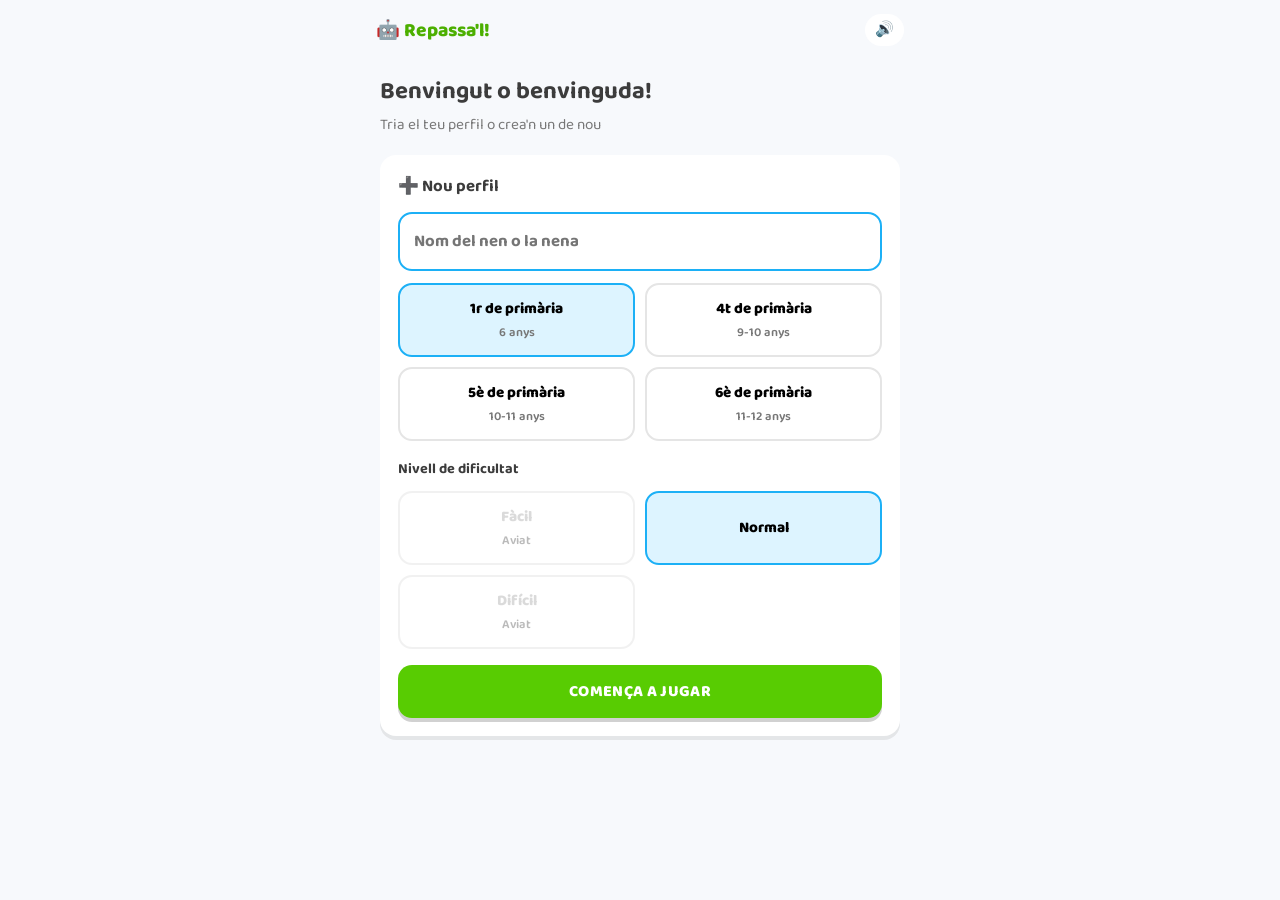
<file: index.html>
<!DOCTYPE html>
<html lang="ca">
<head>
<meta charset="UTF-8">
<meta name="viewport" content="width=device-width, initial-scale=1.0, maximum-scale=1.0">
<title>Repassa'l! · Educació Primària</title>
<meta name="description" content="Repassa el currículum de primària jugant: tria el teu perfil i el teu curs.">
<link rel="icon" href="data:image/svg+xml,<svg xmlns=%22http://www.w3.org/2000/svg%22 viewBox=%220 0 100 100%22><text y=%22.9em%22 font-size=%2290%22>🤖</text></svg>">
<link rel="preconnect" href="https://fonts.googleapis.com">
<link rel="preconnect" href="https://fonts.gstatic.com" crossorigin>
<link href="https://fonts.googleapis.com/css2?family=Baloo+2:wght@500;600;700;800&display=swap" rel="stylesheet">
<link rel="stylesheet" href="style.css">
</head>
<body>

<div id="app"></div>

<script src="data/questions.js"></script>
<script src="data/meta.js"></script>
<script src="app.js"></script>
</body>
</html>
</file>
<file: style.css>
:root {
  --bg: #f7f9fc;
  --card: #ffffff;
  --ink: #3c3c3c;
  --ink-light: #777;
  --border: #e5e5e5;
  --green: #58cc02;
  --green-dark: #4caf00;
  --blue: #1cb0f6;
  --red: #ff4b4b;
  --yellow: #ffc800;
  --purple: #ce82ff;
  --orange: #ff9600;
  --radius: 16px;
  --shadow: 0 4px 0 rgba(0,0,0,0.08);
  font-size: 16px;
}

* { box-sizing: border-box; }

html, body {
  margin: 0;
  padding: 0;
  background: var(--bg);
  color: var(--ink);
  font-family: 'Baloo 2', 'Comic Sans MS', 'Trebuchet MS', sans-serif;
  -webkit-tap-highlight-color: transparent;
}

#app {
  min-height: 100vh;
  display: flex;
  flex-direction: column;
  max-width: 560px;
  margin: 0 auto;
  padding-bottom: 24px;
}

button {
  font-family: inherit;
  cursor: pointer;
}

/* ---------- Top bar ---------- */
.topbar {
  display: flex;
  align-items: center;
  justify-content: space-between;
  padding: 14px 16px;
  gap: 10px;
  position: sticky;
  top: 0;
  background: var(--bg);
  z-index: 5;
}

.topbar .brand {
  display: flex;
  align-items: center;
  gap: 8px;
  font-weight: 800;
  font-size: 1.2rem;
  color: var(--green-dark);
}

.stat-pill {
  display: flex;
  align-items: center;
  gap: 4px;
  font-weight: 700;
  font-size: 0.95rem;
  background: var(--card);
  border: 2px solid var(--border);
  border-radius: 999px;
  padding: 4px 10px;
}

.stats-row {
  display: flex;
  gap: 8px;
}

.sound-toggle { border: none; }

/* ---------- Home / subject grid ---------- */
.hero { padding: 8px 20px 4px; }
.hero h1 { font-size: 1.5rem; margin: 4px 0 2px; }
.hero p { color: var(--ink-light); margin: 0; font-size: 0.95rem; }

.subject-grid {
  display: grid;
  grid-template-columns: 1fr 1fr;
  gap: 14px;
  padding: 16px 20px;
}

.subject-card {
  background: var(--card);
  border: none;
  border-radius: var(--radius);
  padding: 18px 14px;
  text-align: left;
  box-shadow: var(--shadow);
  border-bottom: 5px solid var(--card-border, #ccc);
  display: flex;
  flex-direction: column;
  gap: 8px;
  transition: transform .08s ease;
}

.subject-card:active { transform: translateY(2px); }

.subject-card .icon {
  font-size: 2.2rem;
  display: inline-block;
  animation: iconBob 2.4s ease-in-out infinite;
}

.subject-card .name { font-weight: 800; font-size: 1.05rem; }

.progress-track {
  width: 100%;
  height: 10px;
  background: #eee;
  border-radius: 999px;
  overflow: hidden;
}

.progress-fill { height: 100%; border-radius: 999px; transition: width .4s ease; }

.subject-card .sub { font-size: 0.8rem; color: var(--ink-light); font-weight: 600; }

/* ---------- Mascot ---------- */
.mascot-box {
  margin: 10px 20px 0;
  background: #eef7ff;
  border: 2px solid #d3ecff;
  border-radius: var(--radius);
  padding: 12px 14px;
  display: flex;
  align-items: center;
  gap: 12px;
  font-size: 0.92rem;
}

.mascot-box .emoji { font-size: 2rem; flex-shrink: 0; }
.mascot-box .mascot-text { flex: 1; }
.mascot-box .speak-btn { background: none; border: none; font-size: 1.2rem; flex-shrink: 0; padding: 2px; opacity: .7; }
.mascot-box .speak-btn:active { opacity: 1; }

/* ---------- Nivells / Repàs ---------- */
.level-up-box {
  margin: 10px 20px 0;
  background: #fff4e6;
  border: 2px solid #ffd9a8;
  border-radius: var(--radius);
  padding: 12px 14px;
  display: flex;
  flex-direction: column;
  gap: 10px;
  font-size: 0.92rem;
}
.level-up-text { font-weight: 700; }
.level-up-box .btn { align-self: flex-start; }

.whatnext-box {
  margin: 10px 20px 0;
  background: var(--card);
  border: 2px solid var(--border);
  border-radius: var(--radius);
  padding: 12px 14px;
  display: flex;
  align-items: center;
  justify-content: space-between;
  gap: 10px;
  flex-wrap: wrap;
}
.whatnext-title { font-weight: 800; font-size: 0.95rem; }
.whatnext-actions { display: flex; gap: 10px; }
.whatnext-actions .btn { padding: 8px 16px; font-size: 0.88rem; }

.subject-repas-box { margin: 10px 20px 20px; }

.nivell-edit-label { margin-top: 12px; }
.curs-btn.disabled { opacity: .5; }

/* ---------- Perfils ---------- */
.profile-screen { padding-bottom: 20px; }

.profile-list {
  display: flex;
  flex-direction: column;
  gap: 10px;
  padding: 4px 20px 8px;
}

.profile-card {
  background: var(--card);
  border: 2px solid var(--border);
  border-radius: var(--radius);
  padding: 8px 10px 8px 16px;
  display: flex;
  align-items: center;
  gap: 6px;
  box-shadow: var(--shadow);
}
.profile-card.current { border-color: var(--green); background: #f2fff0; }

.profile-card-main {
  flex: 1;
  min-width: 0;
  background: none;
  border: none;
  padding: 6px 0;
  display: flex;
  align-items: center;
  gap: 12px;
  text-align: left;
}
.profile-card-main:active { transform: translateY(2px); }

.profile-edit-btn {
  background: none;
  border: none;
  font-size: 1.15rem;
  padding: 10px;
  flex-shrink: 0;
  opacity: .75;
}
.profile-edit-btn:active { opacity: 1; }

.curs-edit-box {
  background: #eef7ff;
  border: 2px solid #d3ecff;
  border-radius: var(--radius);
  padding: 14px;
}
.curs-edit-label { font-weight: 700; font-size: 0.9rem; margin-bottom: 10px; }

.parent-mode-btn.active { opacity: 1; filter: drop-shadow(0 0 3px #ffb84d); }

.parent-challenge-box {
  background: #fff4e6;
  border: 2px solid #ffd9a8;
}
.parent-challenge-input {
  width: 100px;
  margin-bottom: 10px;
}
.parent-challenge-error {
  color: #d64545;
  font-weight: 700;
  font-size: 0.85rem;
  margin-bottom: 10px;
}
.parent-challenge-actions {
  display: flex;
  align-items: center;
  gap: 14px;
}
.parent-challenge-actions .btn { flex: 0 0 auto; padding: 10px 18px; }

.parent-mode-badge {
  background: #fff4e6;
  border: 2px solid #ffd9a8;
  color: #a85d00;
  font-weight: 800;
}


.profile-avatar {
  width: 44px;
  height: 44px;
  border-radius: 50%;
  background: #eef2ff;
  display: flex;
  align-items: center;
  justify-content: center;
  font-size: 1.4rem;
  flex-shrink: 0;
}

.profile-info { flex: 1; }
.profile-name { font-weight: 800; font-size: 1.05rem; }
.profile-curs { font-size: 0.82rem; color: var(--ink-light); font-weight: 600; }
.profile-badge {
  font-size: 0.72rem;
  font-weight: 800;
  color: var(--green-dark);
  background: #d7ffb8;
  border-radius: 999px;
  padding: 3px 9px;
}

.new-profile-box {
  margin: 14px 20px 0;
  background: var(--card);
  border-radius: var(--radius);
  padding: 18px;
  box-shadow: var(--shadow);
}
.new-profile-box h3 { margin: 0 0 12px; font-size: 1.05rem; }

.profile-input {
  width: 100%;
  font-size: 1.05rem;
  font-weight: 700;
  padding: 14px;
  border: 2px solid var(--border);
  border-radius: 14px;
  font-family: inherit;
  color: var(--ink);
  margin-bottom: 12px;
}
.profile-input:focus { outline: none; border-color: var(--blue); }

.curs-options {
  display: grid;
  grid-template-columns: 1fr 1fr;
  gap: 10px;
  margin-bottom: 16px;
}

.curs-btn {
  background: var(--card);
  border: 2px solid var(--border);
  border-radius: 14px;
  padding: 12px 10px;
  text-align: center;
  font-family: inherit;
}
.curs-btn.selected { border-color: var(--blue); background: #ddf4ff; }
.curs-btn-label { font-weight: 800; font-size: 0.95rem; }
.curs-btn-sub { font-size: 0.78rem; color: var(--ink-light); font-weight: 600; margin-top: 2px; }

/* ---------- Subject path (lesson map) ---------- */
.path-header { display: flex; align-items: center; gap: 10px; padding: 14px 16px; }

.back-btn {
  background: var(--card);
  border: 2px solid var(--border);
  border-radius: 12px;
  width: 40px;
  height: 40px;
  font-size: 1.1rem;
  display: flex;
  align-items: center;
  justify-content: center;
}

.path-title { font-weight: 800; font-size: 1.2rem; }

.path { display: flex; flex-direction: column; align-items: center; padding: 20px 0 40px; gap: 6px; }

.lesson-node {
  width: 76px;
  height: 76px;
  border-radius: 50%;
  border: none;
  display: flex;
  align-items: center;
  justify-content: center;
  flex-direction: column;
  font-size: 1.9rem;
  position: relative;
  box-shadow: 0 6px 0 rgba(0,0,0,0.15);
  color: white;
}

.lesson-node:active { box-shadow: 0 2px 0 rgba(0,0,0,0.15); transform: translateY(4px); }

.lesson-node.locked { background: #cfcfcf !important; box-shadow: 0 6px 0 rgba(0,0,0,0.08); color: #9a9a9a; }
.lesson-node.next { animation: pulseRing 1.8s ease-out infinite; }

.start-bubble {
  background: #3c3c3c;
  color: #fff;
  font-size: 0.72rem;
  font-weight: 800;
  padding: 4px 10px;
  border-radius: 8px;
  margin-bottom: 6px;
  white-space: nowrap;
}

.lesson-node .stars {
  position: absolute;
  bottom: -16px;
  font-size: 0.85rem;
  background: var(--card);
  border-radius: 999px;
  padding: 1px 7px;
  box-shadow: var(--shadow);
  white-space: nowrap;
}

.lesson-label {
  text-align: center;
  font-size: 0.78rem;
  font-weight: 700;
  color: var(--ink-light);
  max-width: 110px;
  margin: 16px auto 4px;
}

.lesson-wrap { display: flex; flex-direction: column; align-items: center; margin-bottom: 18px; }

/* ---------- Lesson play screen ---------- */
.lesson-header { display: flex; align-items: center; gap: 12px; padding: 14px 16px; }

.bar-track { flex: 1; height: 16px; background: #eee; border-radius: 999px; overflow: hidden; }
.bar-fill { height: 100%; background: var(--green); border-radius: 999px; transition: width .3s ease; }

.hearts { display: flex; align-items: center; gap: 3px; font-weight: 800; color: var(--red); font-size: 1.05rem; white-space: nowrap; }

.question-area { flex: 1; padding: 12px 20px 140px; }

.q-kicker { font-weight: 700; color: var(--ink-light); font-size: 0.85rem; text-transform: uppercase; letter-spacing: .03em; margin-bottom: 6px; }

.text-card {
  background: #fff8e1;
  border: 2px solid #ffe4a3;
  border-radius: 14px;
  padding: 14px 16px;
  font-size: 1rem;
  font-style: italic;
  line-height: 1.5;
  color: var(--ink);
  margin-bottom: 16px;
}
.text-card-small { font-size: 0.88rem; padding: 10px 12px; margin-bottom: 8px; }

.q-text { font-size: 1.35rem; font-weight: 700; line-height: 1.35; margin-bottom: 22px; }

.options { display: flex; flex-direction: column; gap: 10px; }

.option-btn {
  background: var(--card);
  border: 2px solid var(--border);
  border-radius: 14px;
  padding: 16px 16px;
  text-align: left;
  font-size: 1.05rem;
  font-weight: 600;
  color: var(--ink);
  display: flex;
  align-items: center;
  gap: 10px;
}

.option-btn:active { transform: translateY(1px); }
.option-btn.selected { border-color: var(--blue); background: #ddf4ff; }
.option-btn.correct { border-color: var(--green); background: #d7ffb8; color: var(--green-dark); }
.option-btn.incorrect { border-color: var(--red); background: #ffdfe0; color: #c40000; }
.option-btn.hint-disabled { opacity: 0.35; text-decoration: line-through; }
.option-btn:disabled { cursor: default; }

.option-letter {
  width: 26px;
  height: 26px;
  border-radius: 50%;
  border: 2px solid var(--border);
  display: flex;
  align-items: center;
  justify-content: center;
  font-size: 0.85rem;
  font-weight: 800;
  flex-shrink: 0;
  color: var(--ink-light);
}

.tf-options { display: flex; gap: 12px; }
.tf-options .option-btn { flex: 1; justify-content: center; text-align: center; }

.fill-input {
  width: 100%;
  font-size: 1.3rem;
  font-weight: 700;
  padding: 16px;
  border: 2px solid var(--border);
  border-radius: 14px;
  text-align: center;
  font-family: inherit;
  color: var(--ink);
}
.fill-input:focus { outline: none; border-color: var(--blue); }
.fill-input.correct { border-color: var(--green); background: #d7ffb8; }
.fill-input.incorrect { border-color: var(--red); background: #ffdfe0; }

.hint-line { margin-top: 10px; font-size: 0.9rem; font-weight: 700; color: var(--orange); text-align: center; }

/* ---------- Order (build the answer) ---------- */
.order-answer {
  min-height: 56px;
  border: 2px dashed var(--border);
  border-radius: 14px;
  padding: 10px;
  display: flex;
  flex-wrap: wrap;
  gap: 8px;
  margin-bottom: 18px;
}
.order-answer.correct { border-style: solid; border-color: var(--green); background: #d7ffb8; }
.order-answer.incorrect { border-style: solid; border-color: var(--red); background: #ffdfe0; }

.order-placeholder { color: var(--ink-light); font-size: 0.95rem; padding: 8px 4px; }
.order-bank { display: flex; flex-wrap: wrap; gap: 8px; }

.order-chip {
  background: var(--card);
  border: 2px solid var(--border);
  border-radius: 10px;
  padding: 9px 14px;
  font-weight: 700;
  font-size: 1rem;
  color: var(--ink);
  font-family: inherit;
}
.order-chip:active { transform: translateY(1px); }
.order-chip.placed { background: #ddf4ff; border-color: var(--blue); color: #0a6ea8; }

/* ---------- Match (aparella parelles) ---------- */
.match-hint { text-align: center; flex: 1; font-weight: 700; color: var(--ink-light); }

.match-grid { display: grid; grid-template-columns: 1fr 1fr; gap: 10px; }
.match-col { display: flex; flex-direction: column; gap: 8px; }

.match-item {
  background: var(--card);
  border: 2px solid var(--border);
  border-radius: 12px;
  padding: 12px 8px;
  font-size: 0.92rem;
  font-weight: 700;
  color: var(--ink);
  text-align: center;
  font-family: inherit;
}
.match-item.selected { border-color: var(--blue); background: #ddf4ff; }
.match-item.matched { border-color: var(--green); background: #d7ffb8; color: var(--green-dark); }
.match-item.wrong-flash { border-color: var(--red); background: #ffdfe0; animation: shake .4s ease; }

/* ---------- Bottom action bar ---------- */
.bottom-bar {
  position: fixed;
  left: 0; right: 0; bottom: 0;
  background: var(--card);
  border-top: 2px solid var(--border);
  padding: 14px 20px calc(14px + env(safe-area-inset-bottom));
  display: flex;
  justify-content: center;
}

.bottom-bar-inner { width: 100%; max-width: 560px; display: flex; align-items: center; gap: 14px; }

.feedback-text { flex: 1; }
.feedback-title { font-weight: 800; font-size: 1.05rem; }
.feedback-title.ok { color: var(--green-dark); }
.feedback-title.bad { color: #c40000; }
.feedback-sub { font-size: 0.85rem; color: var(--ink-light); }
.feedback-explain { font-size: 0.85rem; color: var(--ink-light); margin-top: 4px; font-style: italic; }

.btn {
  border: none;
  border-radius: 14px;
  padding: 14px 26px;
  font-weight: 800;
  font-size: 1rem;
  color: white;
  box-shadow: 0 4px 0 rgba(0,0,0,0.18);
  letter-spacing: .02em;
  text-transform: uppercase;
}
.btn:active { transform: translateY(2px); box-shadow: 0 2px 0 rgba(0,0,0,0.18); }
.btn:disabled { background: #e5e5e5 !important; color: #b3b3b3; box-shadow: none; cursor: not-allowed; }

.btn-primary { background: var(--green); }
.btn-danger { background: var(--red); }
.btn-full { width: 100%; }
.bottom-bar-inner .btn-full { flex: 1 1 auto; width: auto; }
.btn-outline { background: var(--card); color: var(--blue); border: 2px solid var(--border); box-shadow: none; }
.btn-hint { background: var(--yellow); color: #7a5200; flex: 0 0 auto; padding: 14px 18px; }

.bottom-bar.state-ok { background: #d7ffb8; border-top-color: #b2e878; }
.bottom-bar.state-bad { background: #ffdfe0; border-top-color: #ffb3b6; }

/* ---------- Results screen ---------- */
.results { padding: 30px 24px 100px; text-align: center; }
.results .big-emoji { font-size: 4rem; margin-bottom: 6px; }
.results h2 { margin: 0 0 4px; }
.results .stars-row { font-size: 2.6rem; margin: 14px 0; letter-spacing: 6px; }

.results-stats { display: flex; justify-content: center; gap: 12px; margin: 20px 0; flex-wrap: wrap; }
.results-stat { background: var(--card); border-radius: 14px; box-shadow: var(--shadow); padding: 14px 18px; min-width: 90px; }
.results-stat .val { font-weight: 800; font-size: 1.3rem; }
.results-stat .lbl { font-size: 0.75rem; color: var(--ink-light); font-weight: 700; text-transform: uppercase; }

.mistakes-box { text-align: left; margin-top: 24px; background: var(--card); border-radius: var(--radius); padding: 16px; box-shadow: var(--shadow); }
.mistakes-box h3 { margin-top: 0; font-size: 1rem; }
.mistake-item { padding: 10px 0; border-bottom: 1px solid var(--border); font-size: 0.9rem; }
.mistake-item:last-child { border-bottom: none; }
.mistake-item .mq { font-weight: 700; margin-bottom: 4px; }
.mistake-item .ma { color: var(--green-dark); font-weight: 700; }

.actions-col { display: flex; flex-direction: column; gap: 10px; margin-top: 20px; }

/* ---------- Footer note ---------- */
.footer-note { padding: 10px 24px 30px; color: var(--ink-light); font-size: 0.75rem; text-align: center; line-height: 1.5; }
.reset-link { background: none; border: none; color: var(--ink-light); text-decoration: underline; font-size: 0.75rem; padding: 0; }

/* ---------- Animations ---------- */
@keyframes pop { 0% { transform: scale(0.85); opacity: 0; } 100% { transform: scale(1); opacity: 1; } }
.pop { animation: pop .25s ease; }

@keyframes shake {
  10%, 90% { transform: translateX(-2px); }
  20%, 80% { transform: translateX(4px); }
  30%, 50%, 70% { transform: translateX(-8px); }
  40%, 60% { transform: translateX(8px); }
}
.shake { animation: shake .4s ease; }

@keyframes iconBob { 0%, 100% { transform: translateY(0); } 50% { transform: translateY(-4px); } }

@keyframes pulseRing {
  0% { box-shadow: 0 6px 0 rgba(0,0,0,0.15), 0 0 0 0 rgba(88,204,2,0.5); }
  70% { box-shadow: 0 6px 0 rgba(0,0,0,0.15), 0 0 0 14px rgba(88,204,2,0); }
  100% { box-shadow: 0 6px 0 rgba(0,0,0,0.15), 0 0 0 0 rgba(88,204,2,0); }
}

@media (prefers-reduced-motion: reduce) {
  .subject-card .icon, .lesson-node.next, .pop, .shake { animation: none !important; }
}

@media (max-width: 380px) {
  .lesson-node { width: 68px; height: 68px; font-size: 1.6rem; }
  .q-text { font-size: 1.15rem; }
  .match-item { font-size: 0.82rem; padding: 10px 6px; }
}

/* =====================================================================
   Perfils visuals per curs — abans eren dos style.css sencers (l'app
   de 4t i la de "petits"); ara són variacions sobre el mateix full
   d'estils, activades amb una classe al <body> segons el curs del
   perfil actiu (veure applyCursVisual a app.js).
   ===================================================================== */

/* ---- body.visual-uppercase: tot el text en majúscules (1r) ---- */
body.visual-uppercase,
body.visual-uppercase button,
body.visual-uppercase input {
  text-transform: uppercase;
  letter-spacing: 0.01em;
}
/* .q-text ja és uppercase per herència; cap selector necessita "none" aquí */

/* ---- body.visual-gran: lletra i botons més grans (1r) ---- */
body.visual-gran { font-size: 19px; --radius: 24px; }
body.visual-gran .topbar .brand { font-size: 1.3rem; }
body.visual-gran .stat-pill { font-size: 1rem; border-width: 3px; padding: 6px 12px; }
body.visual-gran .hero h1 { font-size: 1.7rem; }
body.visual-gran .hero p { font-size: 1rem; }
body.visual-gran .subject-card { padding: 20px 14px; border-bottom-width: 6px; }
body.visual-gran .subject-card .icon { font-size: 2.6rem; }
body.visual-gran .subject-card .name { font-size: 1.1rem; }
body.visual-gran .subject-card .sub { font-size: 0.85rem; }
body.visual-gran .mascot-box { padding: 14px 16px; border-width: 3px; font-size: 1rem; }
body.visual-gran .mascot-box .emoji { font-size: 2.4rem; }
body.visual-gran .mascot-box .speak-btn { font-size: 1.3rem; }
body.visual-gran .path-header, body.visual-gran .lesson-header { padding: 16px 16px; }
body.visual-gran .back-btn { width: 46px; height: 46px; font-size: 1.2rem; border-width: 3px; }
body.visual-gran .path-title { font-size: 1.3rem; }
body.visual-gran .lesson-node { width: 92px; height: 92px; font-size: 2.3rem; }
body.visual-gran .lesson-node .stars { font-size: 1rem; bottom: -18px; }
body.visual-gran .lesson-label { font-size: 0.85rem; max-width: 130px; margin: 18px auto 4px; }
body.visual-gran .lesson-wrap { margin-bottom: 22px; }
body.visual-gran .start-bubble { font-size: 0.8rem; padding: 5px 12px; }
body.visual-gran .bar-track { height: 18px; }
body.visual-gran .hearts { font-size: 1.15rem; }
body.visual-gran .question-area { padding: 12px 20px 150px; }
body.visual-gran .q-kicker { font-size: 0.9rem; }
body.visual-gran .q-text { font-size: 1.5rem; margin-bottom: 24px; }
body.visual-gran .text-card { font-size: 1.1rem; padding: 16px 18px; }
body.visual-gran .options { gap: 12px; }
body.visual-gran .option-btn { padding: 18px 16px; font-size: 1.15rem; border-width: 3px; gap: 12px; }
body.visual-gran .option-letter { width: 30px; height: 30px; font-size: 0.9rem; border-width: 3px; }
body.visual-gran .tf-options .option-btn { font-size: 1.3rem; }
body.visual-gran .fill-input { font-size: 1.5rem; padding: 18px; border-width: 3px; }
body.visual-gran .hint-line { font-size: 1rem; margin-top: 12px; }
body.visual-gran .order-answer { min-height: 64px; padding: 12px; gap: 10px; margin-bottom: 20px; border-width: 3px; }
body.visual-gran .order-chip { padding: 12px 16px; font-size: 1.15rem; border-width: 3px; }
body.visual-gran .match-item { padding: 16px 8px; font-size: 1.05rem; border-width: 3px; }
body.visual-gran .match-grid, body.visual-gran .match-col { gap: 12px; }
body.visual-gran .bottom-bar { padding: 16px 20px calc(16px + env(safe-area-inset-bottom)); border-top-width: 3px; }
body.visual-gran .btn { padding: 17px 26px; font-size: 1.1rem; border-radius: 16px; }
body.visual-gran .btn-hint { padding: 17px 20px; }
body.visual-gran .feedback-title { font-size: 1.15rem; }
body.visual-gran .feedback-sub { font-size: 0.9rem; }
body.visual-gran .feedback-explain { font-size: 0.9rem; }
body.visual-gran .results h2 { font-size: 1.5rem; }
body.visual-gran .results .big-emoji { font-size: 4.4rem; }
body.visual-gran .results .stars-row { font-size: 2.8rem; }
body.visual-gran .results-stat { padding: 16px 20px; min-width: 96px; }
body.visual-gran .results-stat .val { font-size: 1.4rem; }
body.visual-gran .mistakes-box { padding: 18px; border-radius: 24px; }
body.visual-gran .mistake-item { padding: 12px 0; border-bottom-width: 2px; font-size: 0.95rem; }

@media (max-width: 380px) {
  body.visual-gran .lesson-node { width: 78px; height: 78px; font-size: 1.9rem; }
  body.visual-gran .q-text { font-size: 1.25rem; }
  body.visual-gran .match-item { font-size: 0.9rem; padding: 12px 6px; }
}
</file>
